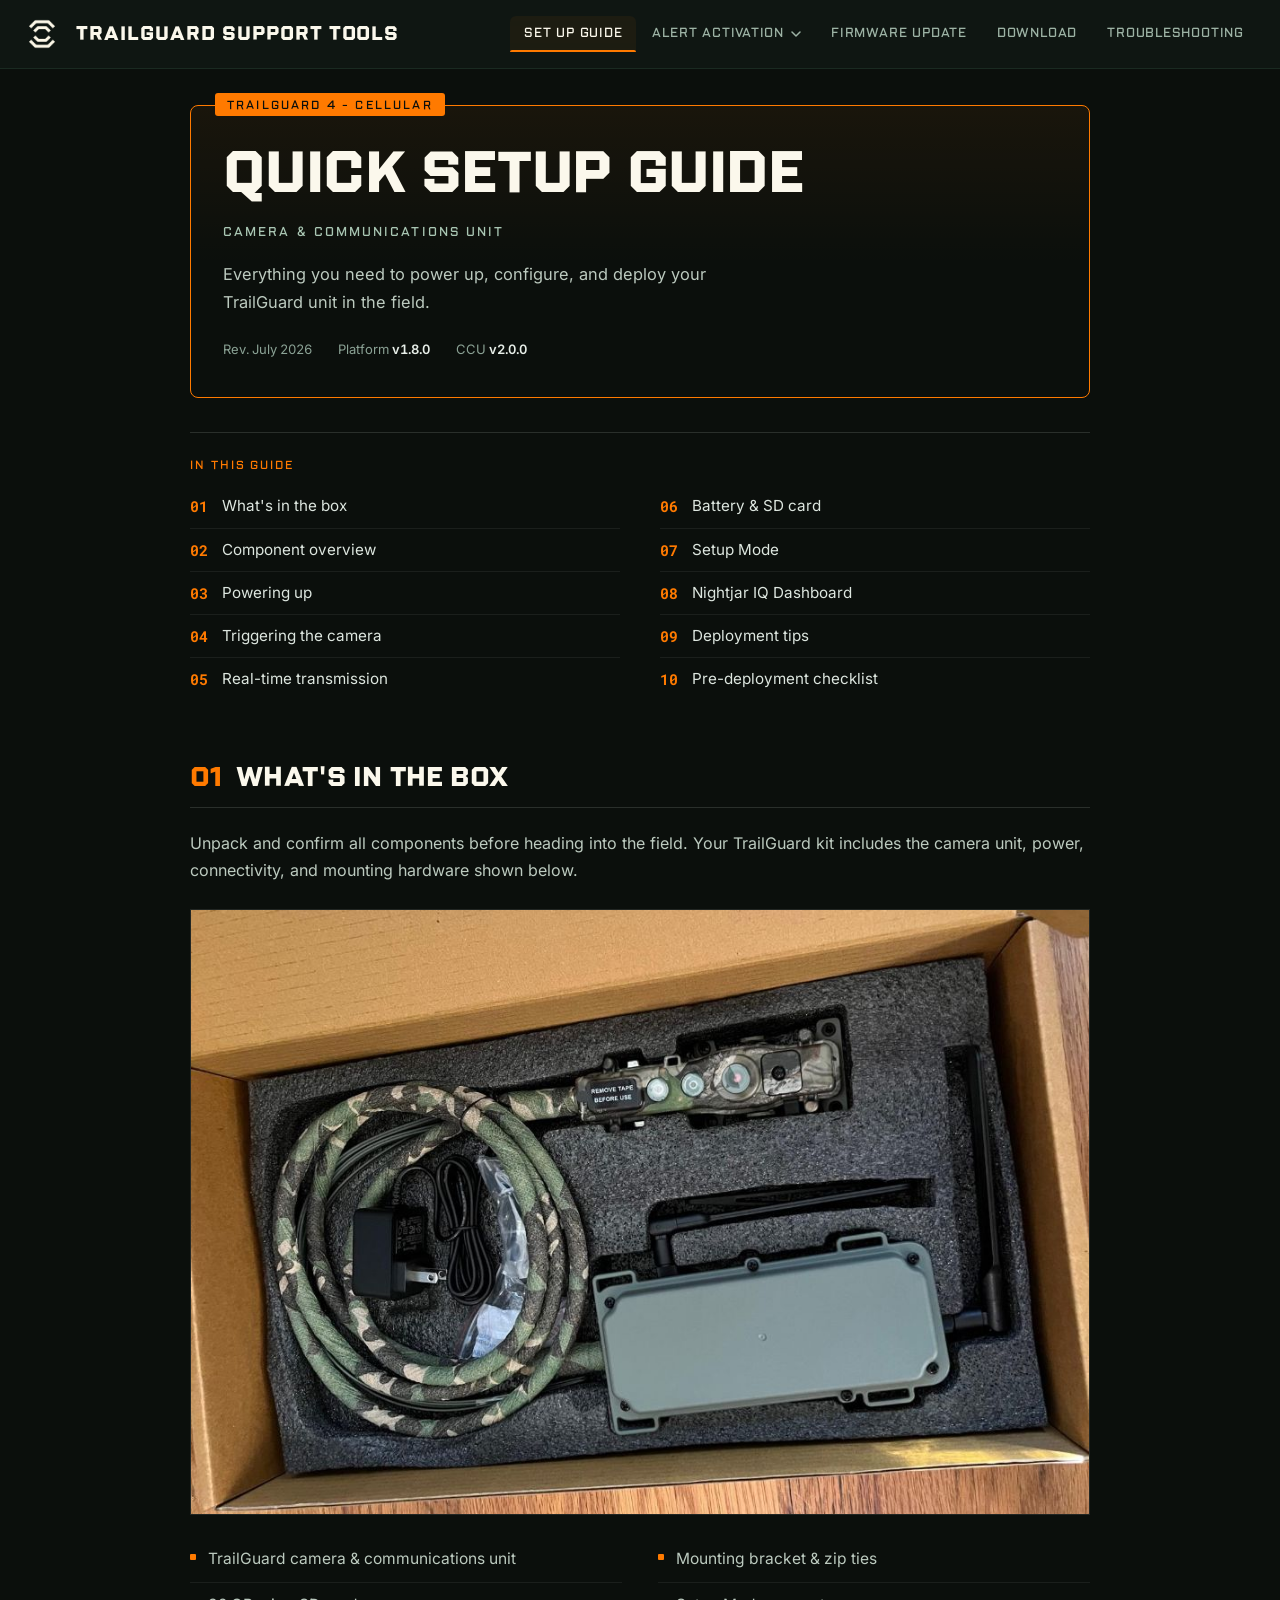
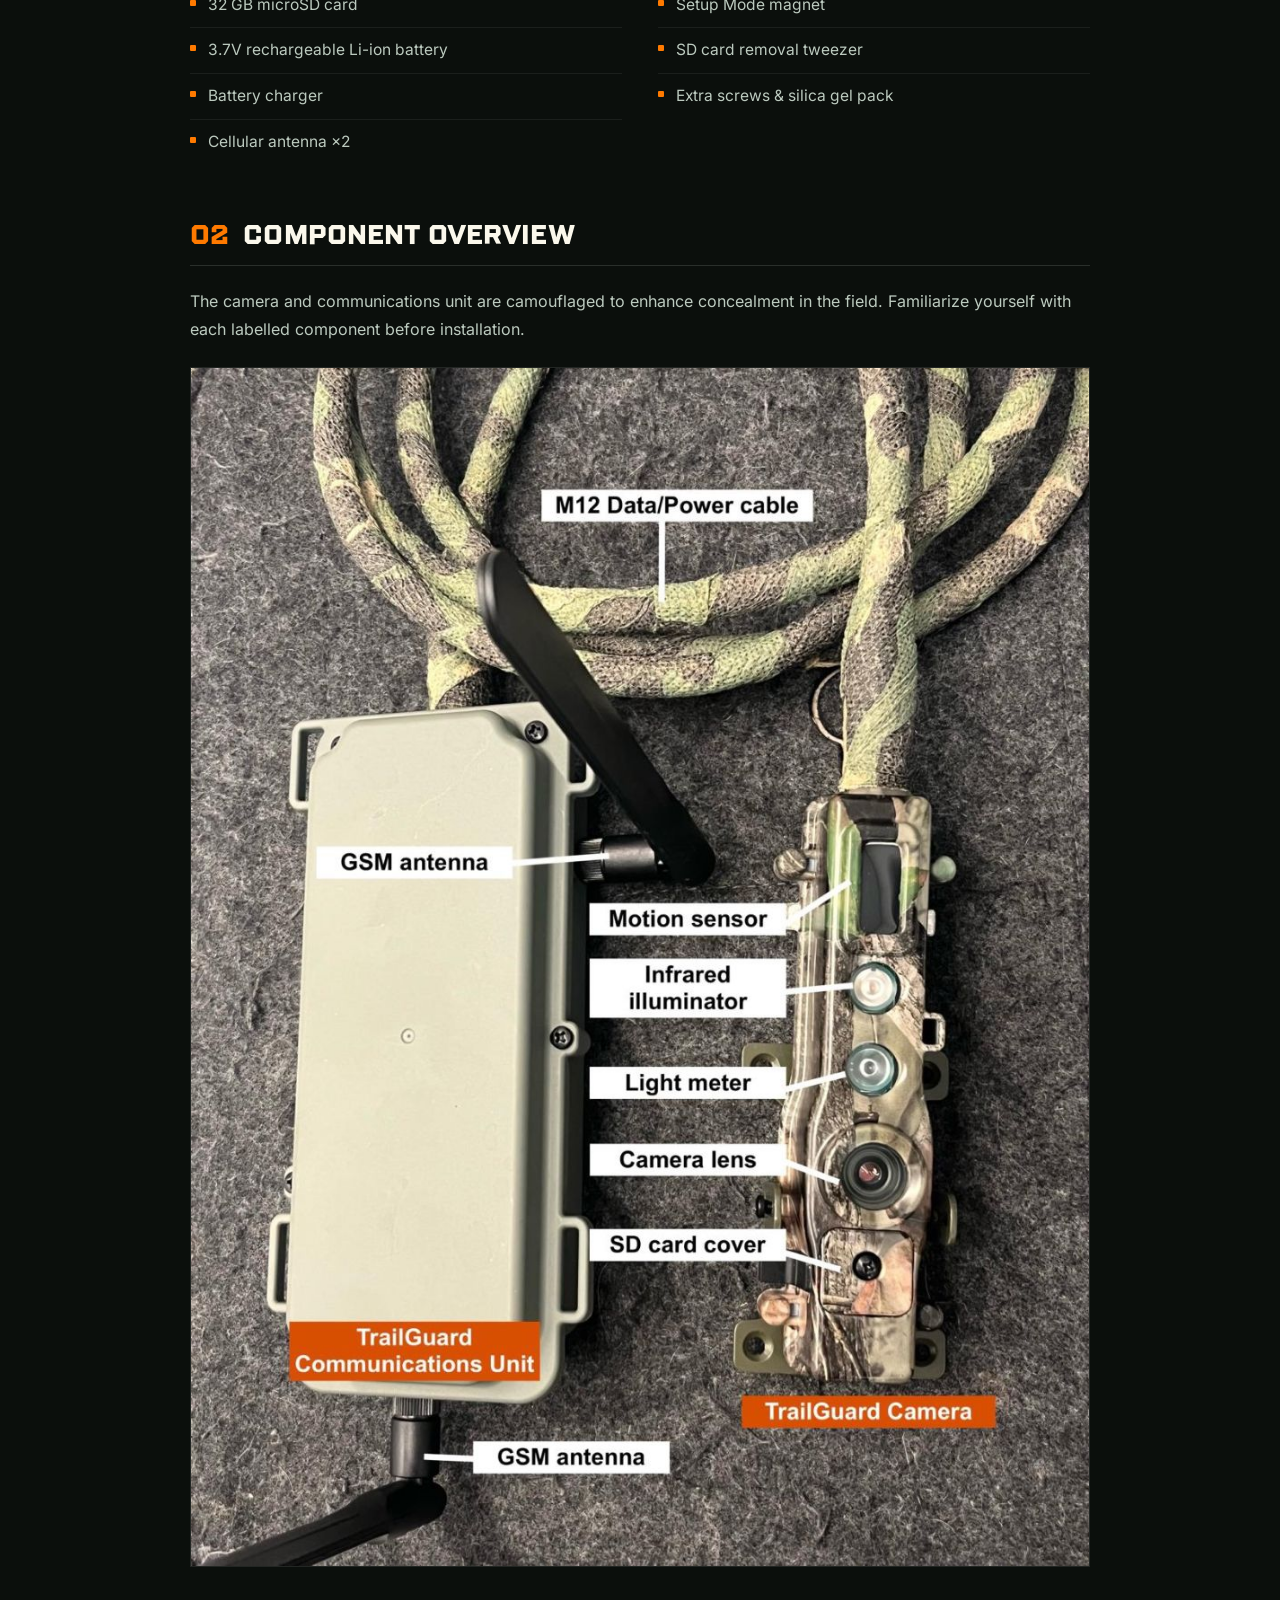
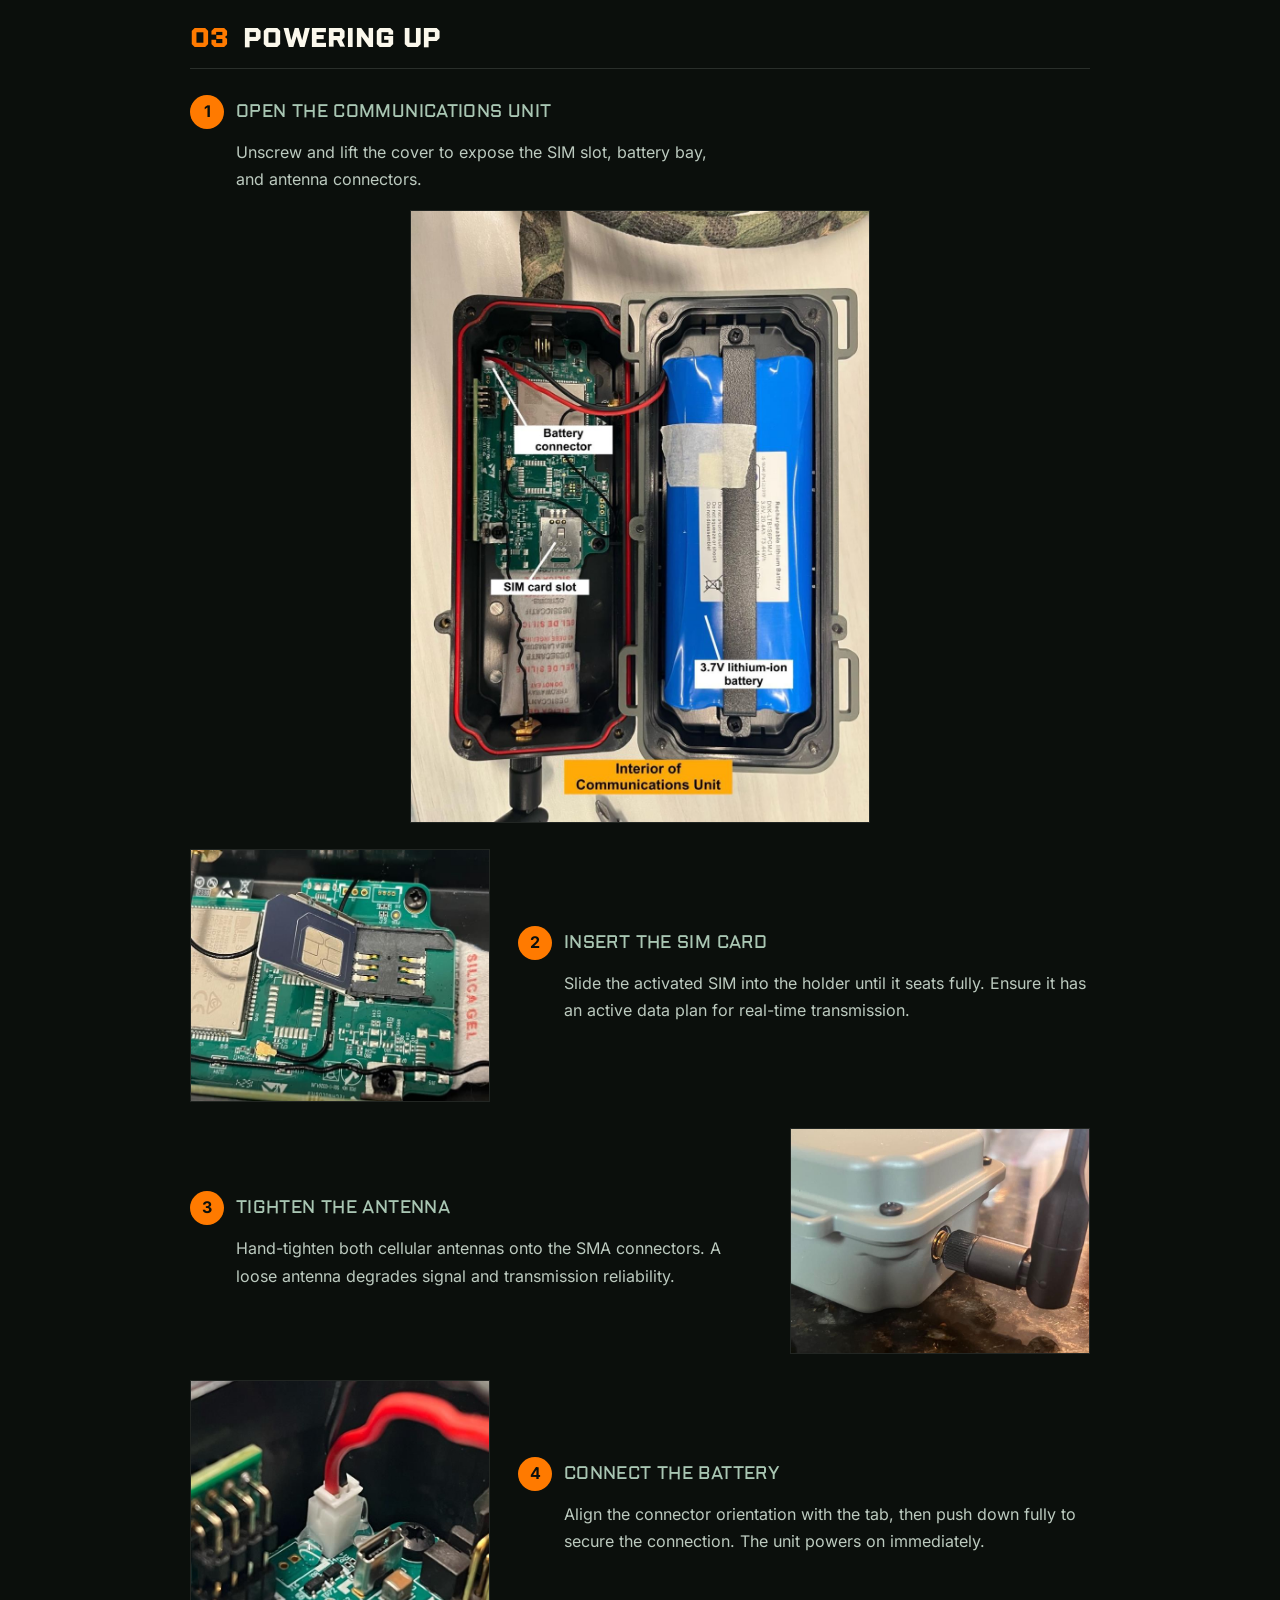
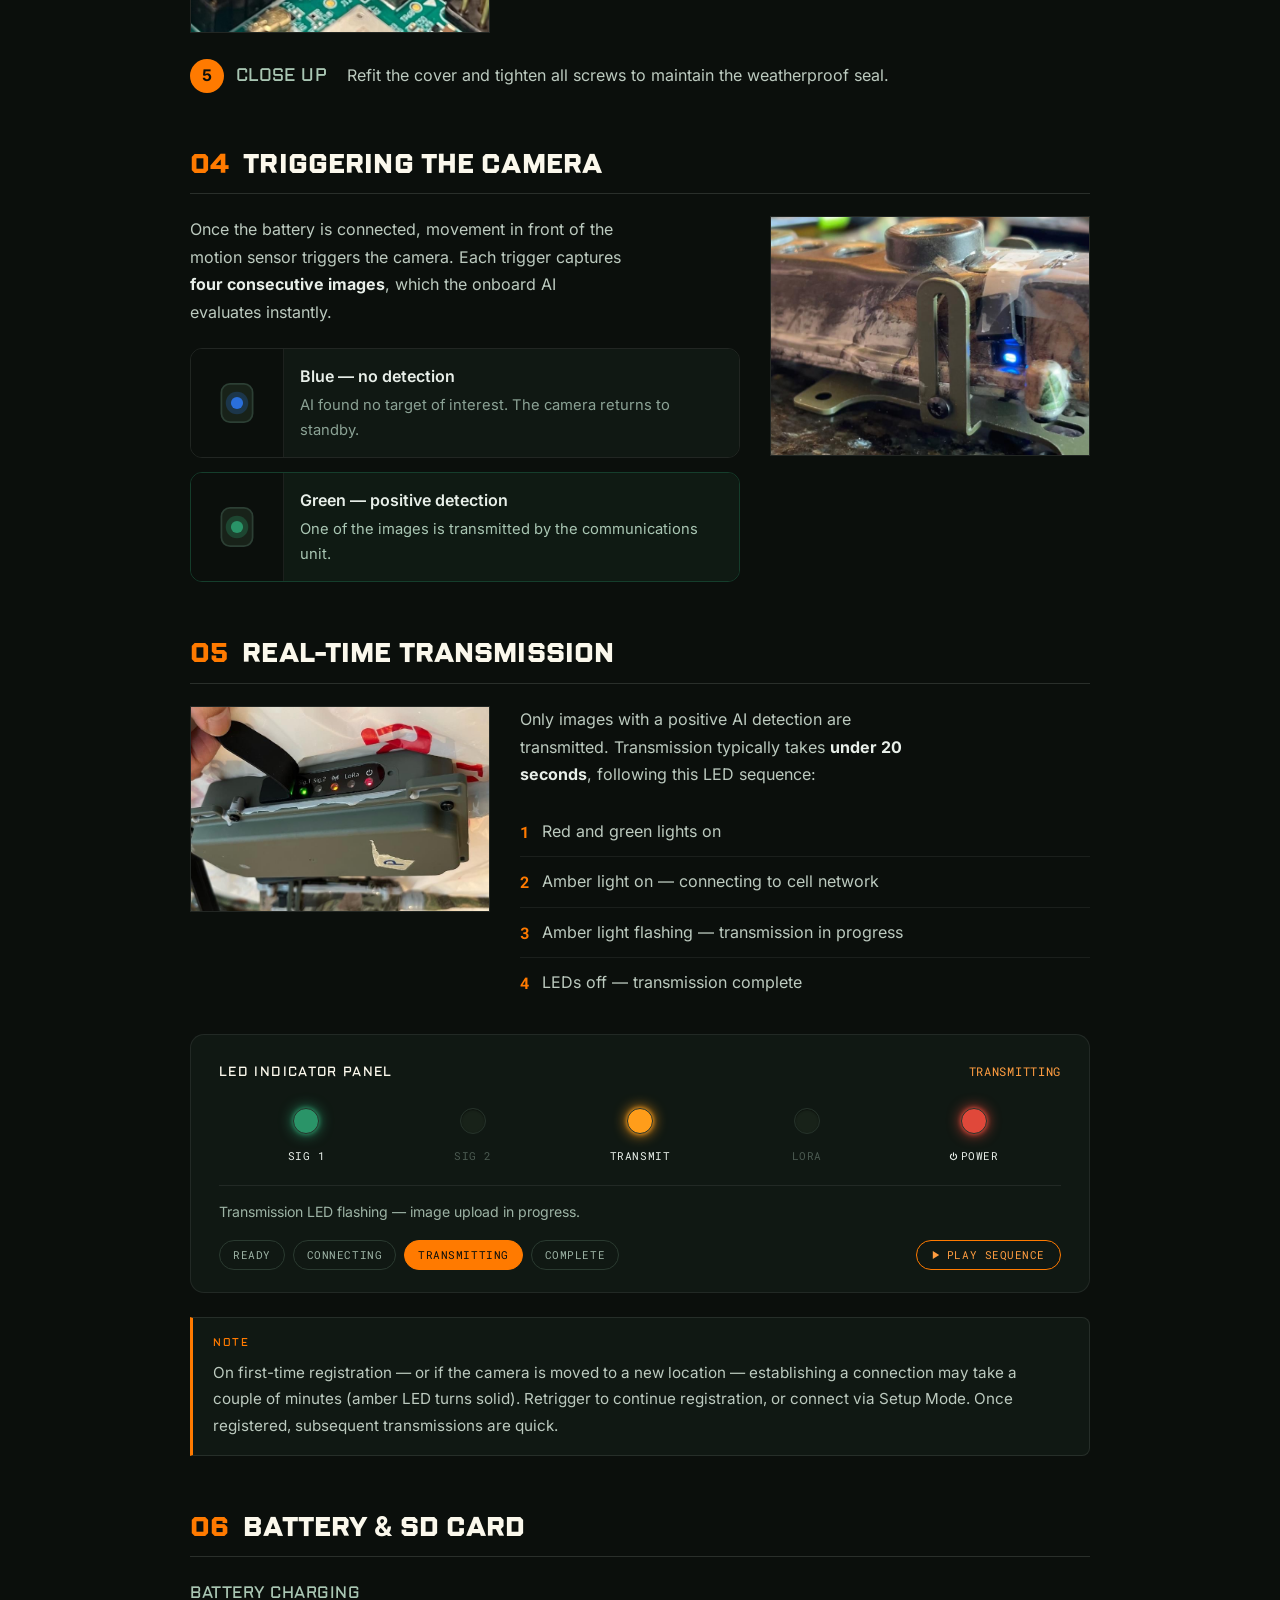
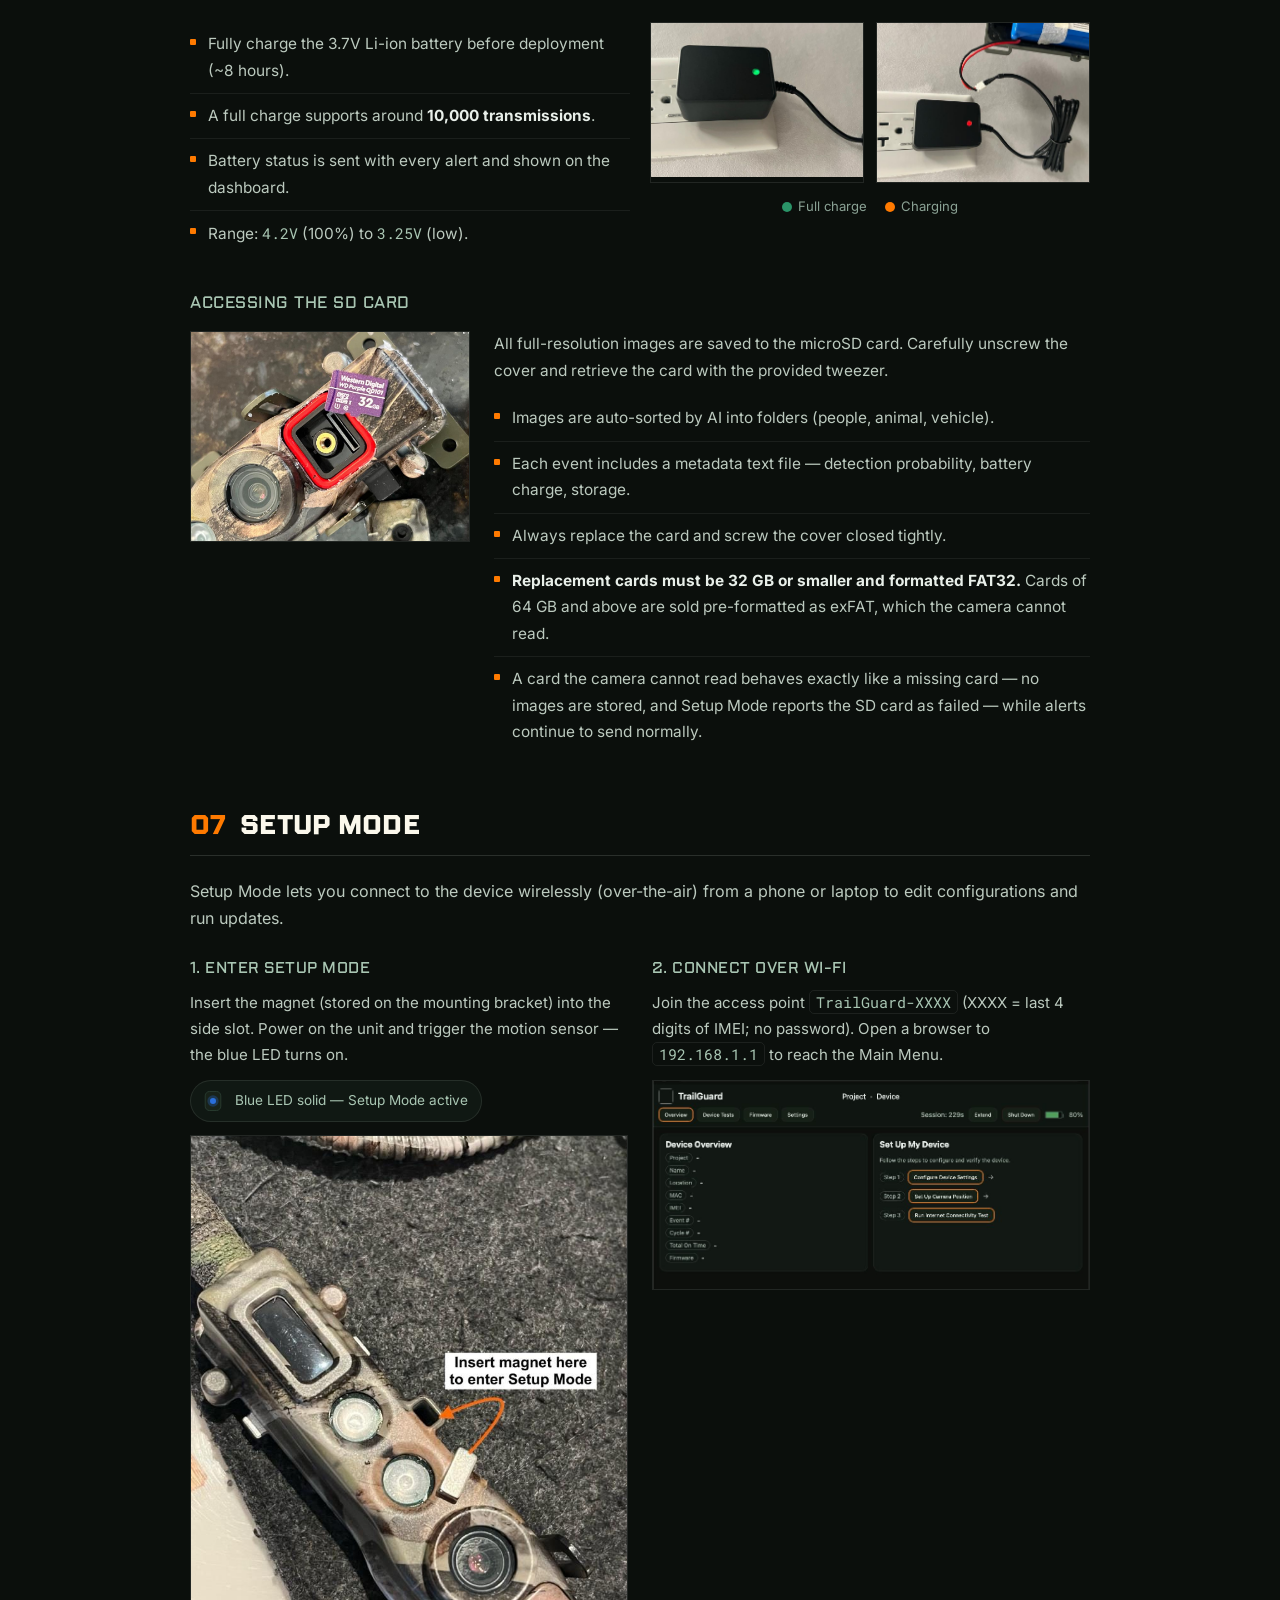
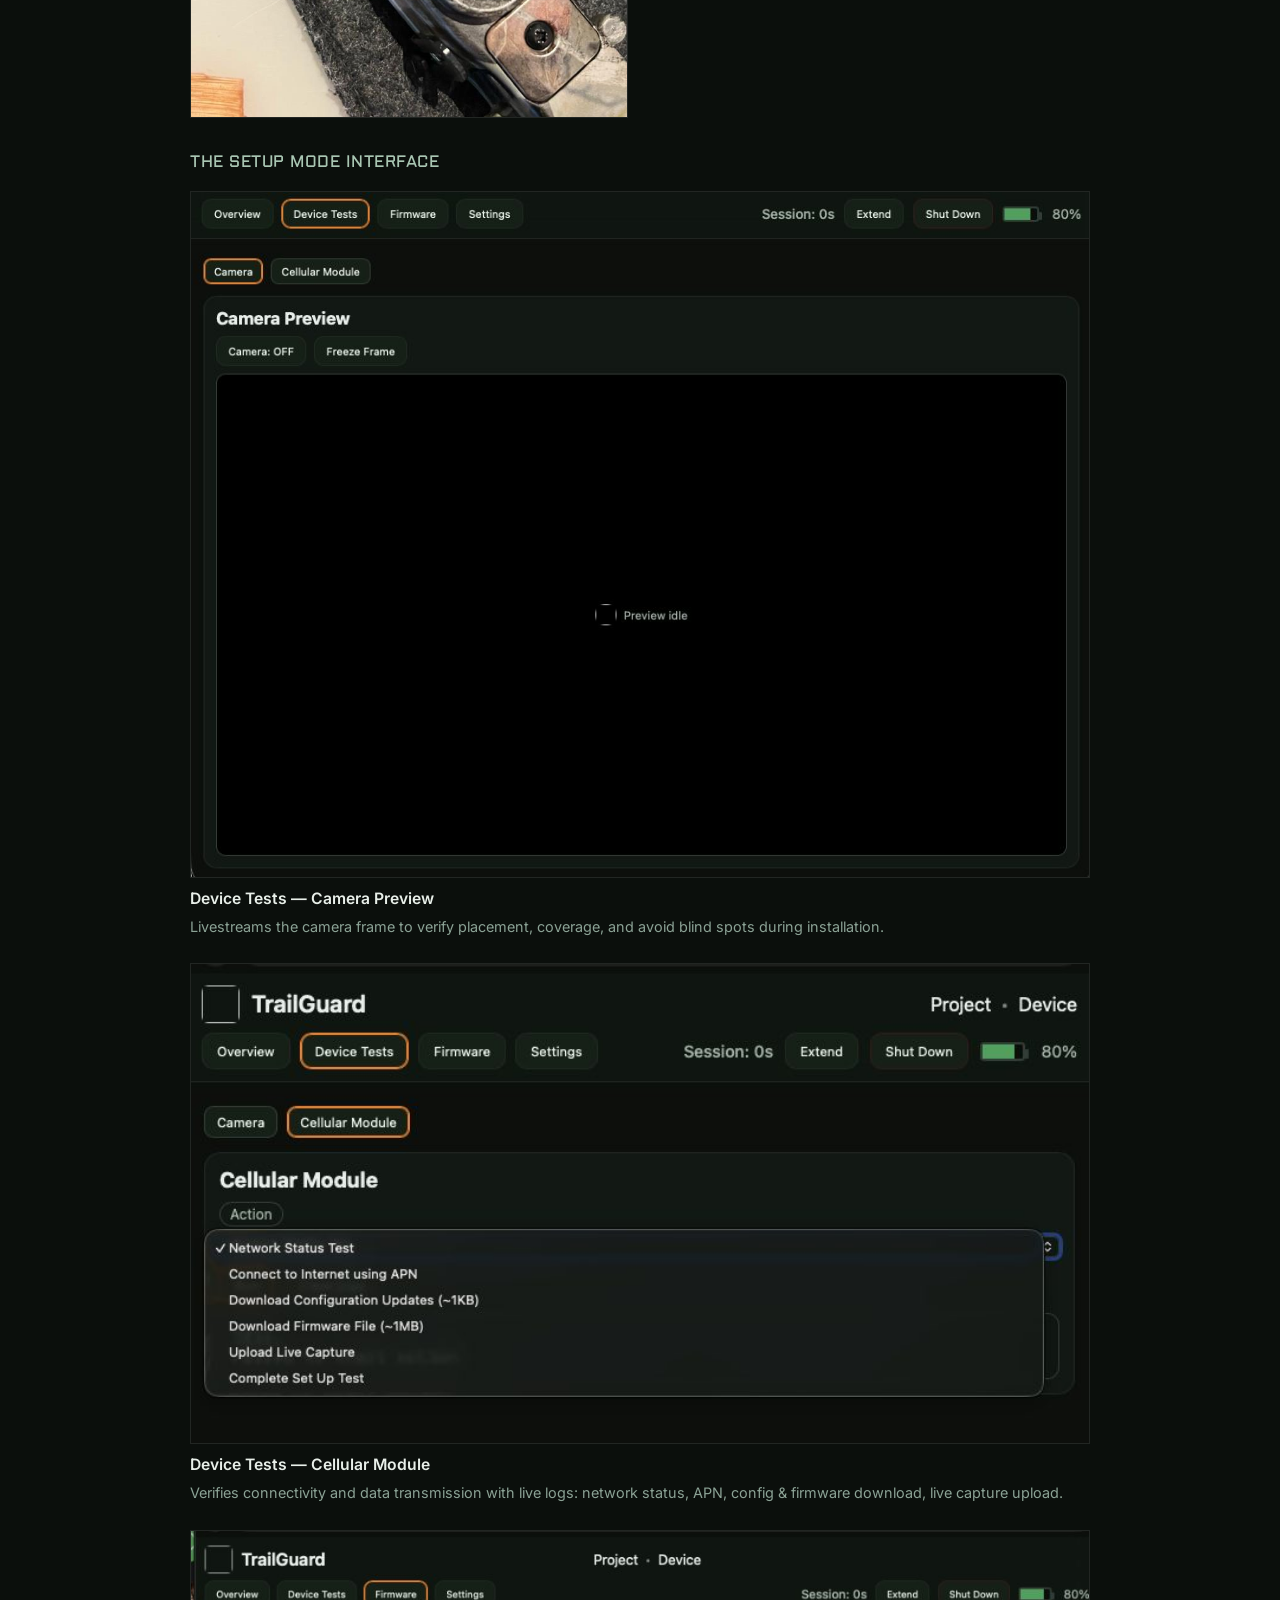
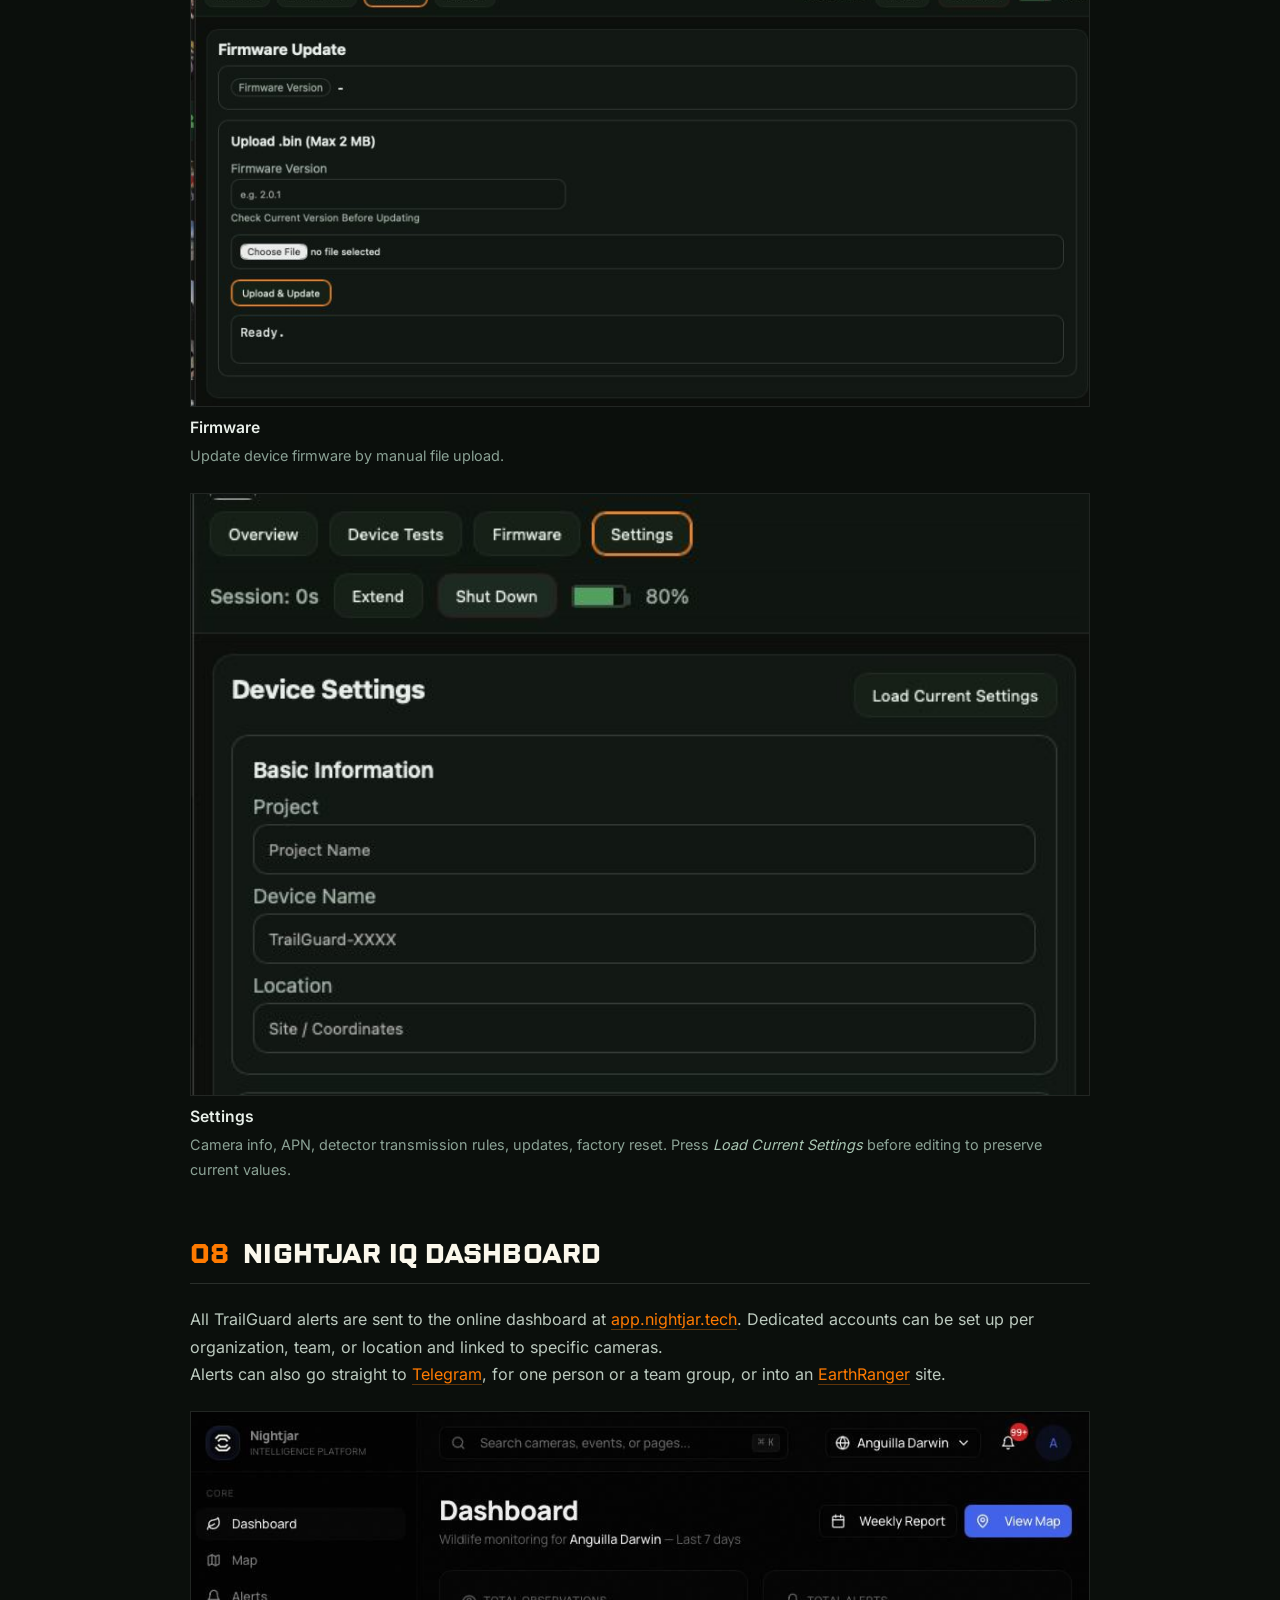
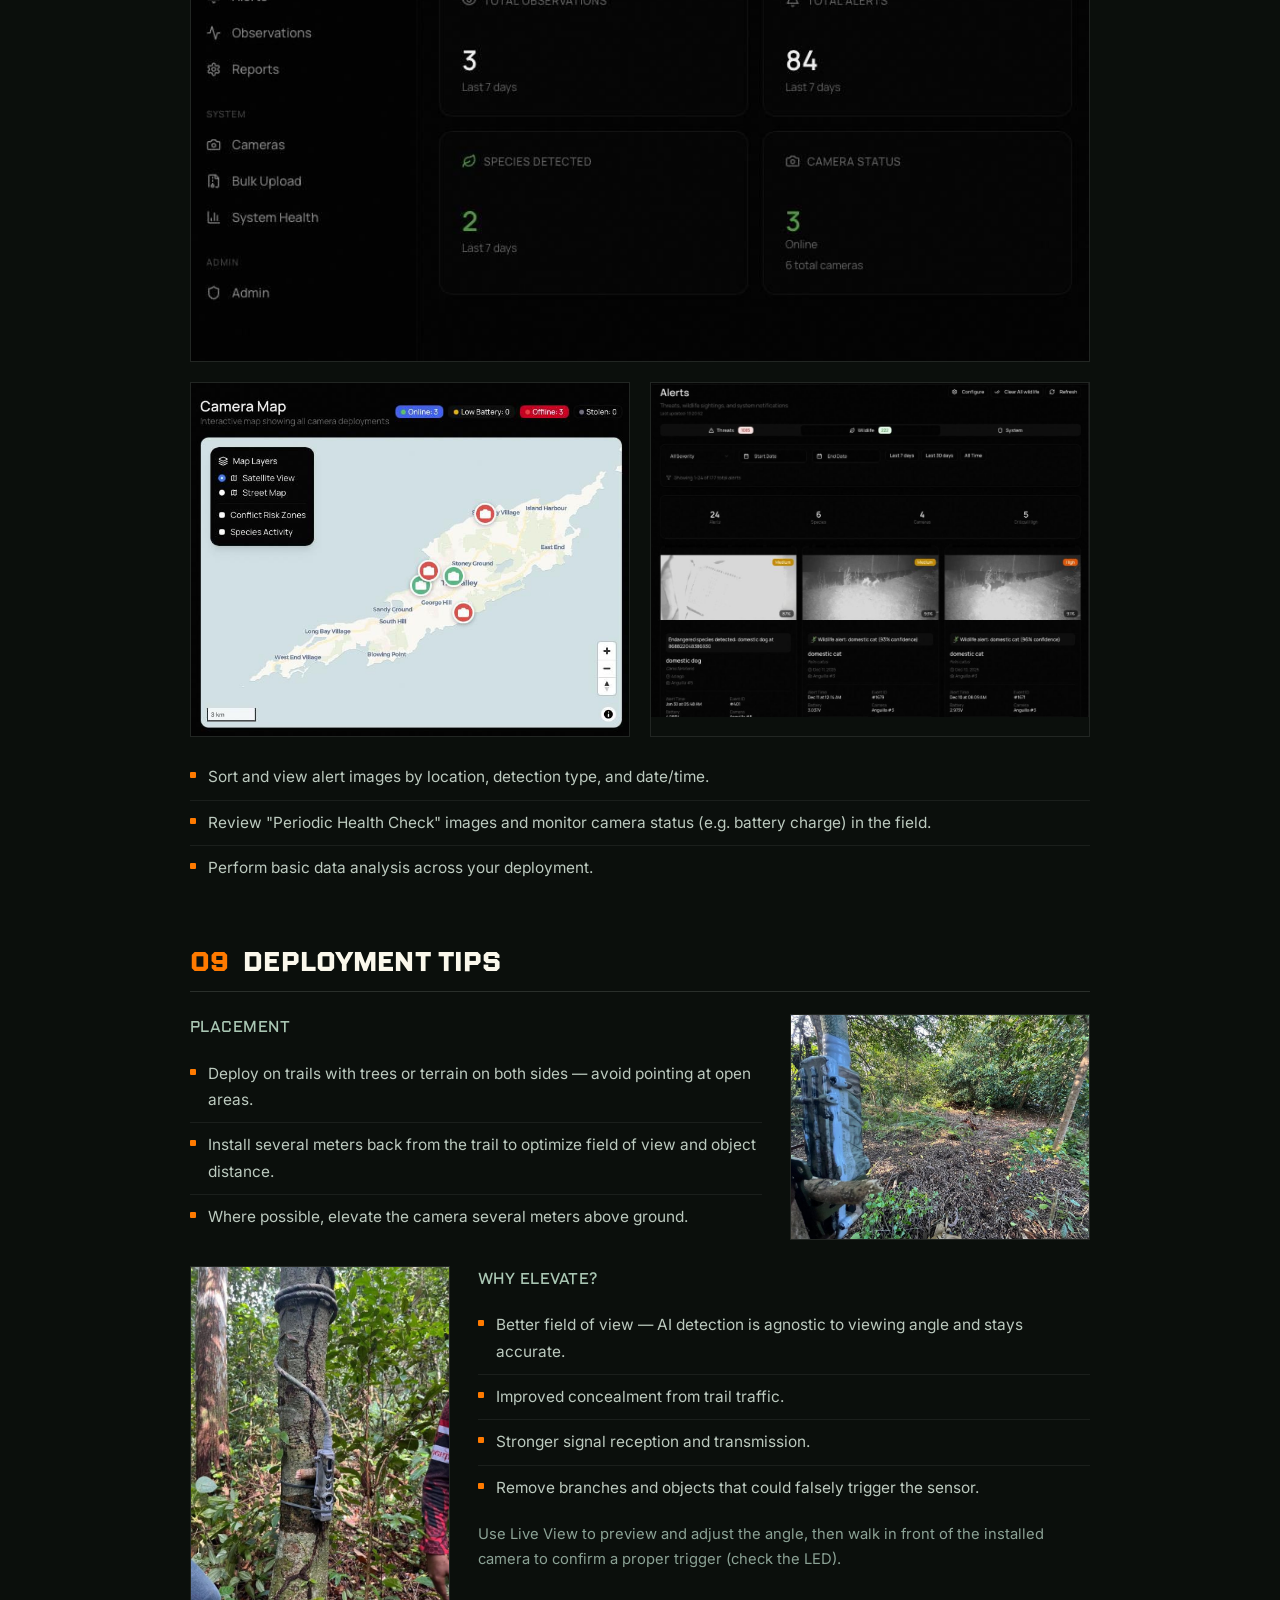
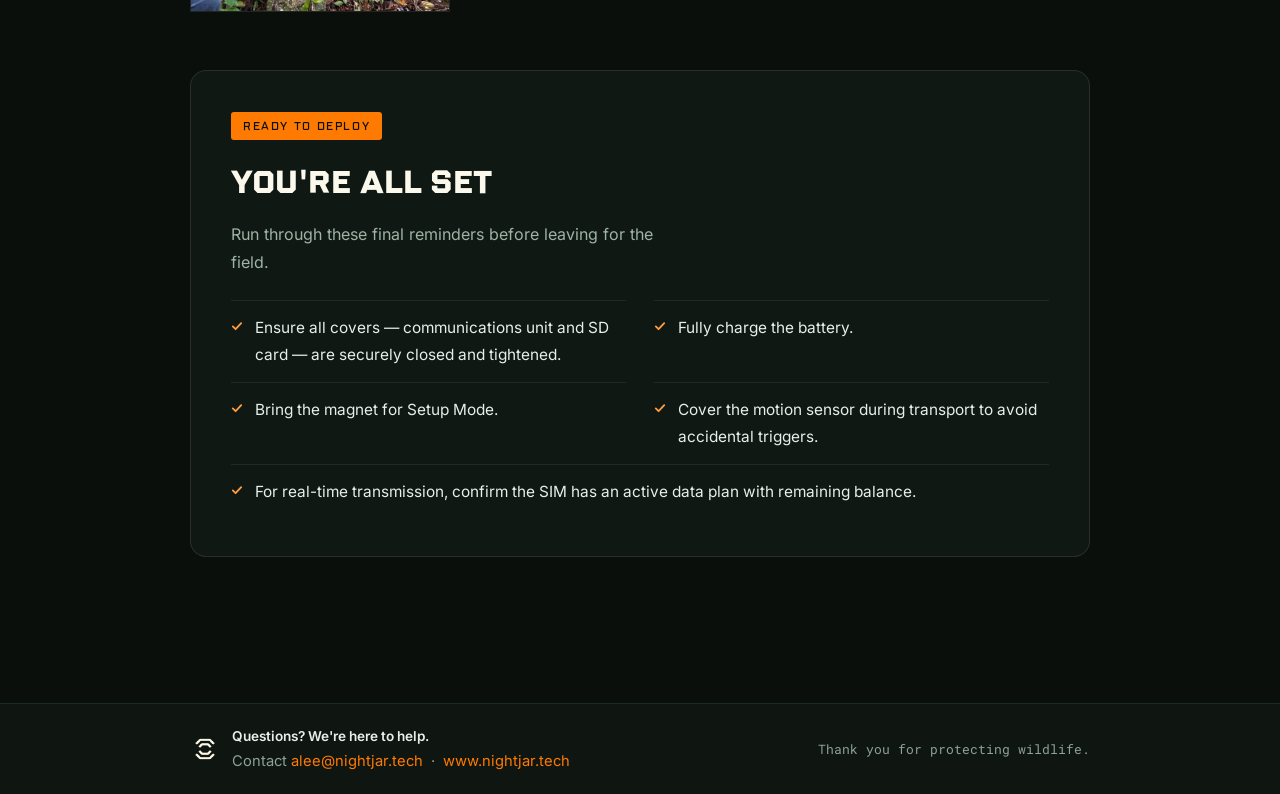
<file: docs/index.html>
<!DOCTYPE html>
<html lang="en">
<head>
  <meta charset="utf-8">
  <meta name="viewport" content="width=device-width, initial-scale=1">
  <title>TrailGuard Web Tools</title>
  <link rel="icon" type="image/png" href="assets/images/logo.png">
  <link rel="preload" href="assets/fonts/inter-latin-400-normal.woff2" as="font" type="font/woff2" crossorigin>
  <link rel="preload" href="assets/fonts/inter-latin-600-normal.woff2" as="font" type="font/woff2" crossorigin>
  <link rel="preload" href="assets/fonts/Shuttleblock-700.otf" as="font" type="font/otf" crossorigin>
  <link rel="stylesheet" href="assets/css/tg-design-system.css">
  <link rel="stylesheet" href="assets/css/styles.css">
  <link rel="stylesheet" href="assets/css/setupguide.css">
  <script type="module" src="assets/js/install-esptool.js"></script>
  <script defer src="assets/js/setupguide.js"></script>
  <script defer src="assets/js/main.js"></script>
  <script defer src="assets/js/troublshooting.js"></script>
</head>
<body>
  <header class="appbar">
    <a class="brand" href="#setup" data-panel="setup" aria-label="TrailGuard — return to Set Up Guide">
      <img class="brand-logo" src="assets/images/logo.png" alt="TrailGuard logo">
      <span class="brand-name">TrailGuard Support Tools</span>
    </a>
    <nav class="nav">
      <a class="nav-link active" href="#setup" data-panel="setup">Set Up Guide</a>
      <div class="nav-menu">
        <button class="nav-link nav-menu-toggle" type="button" aria-expanded="false" aria-controls="alert-activation-menu">
          Alert Activation
          <svg class="nav-chevron" viewBox="0 0 10 6" width="10" height="6" aria-hidden="true">
            <path d="M1 1l4 4 4-4" fill="none" stroke="currentColor" stroke-width="1.5" stroke-linecap="round" stroke-linejoin="round"></path>
          </svg>
        </button>
        <div class="nav-submenu" id="alert-activation-menu" hidden>
          <a class="nav-sub-link" href="#alerts" data-panel="alerts">Telegram</a>
          <a class="nav-sub-link" href="#earthranger" data-panel="earthranger">EarthRanger</a>
        </div>
      </div>
      <a class="nav-link" href="#install" data-panel="install">Firmware Update</a>
      <a class="nav-link" href="#download" data-panel="download">Download</a>
      <a class="nav-link" href="#troubleshooting" data-panel="troubleshooting">Troubleshooting</a>
    </nav>
  </header>

  <main class="wrap">
    <section class="panel" id="panel-setup">
      <p class="setup-loading">Loading setup guide…</p>
    </section>

    <section class="panel panel-hidden" id="panel-alerts">
      <p class="setup-loading">Loading Telegram alert setup…</p>
    </section>

    <section class="panel panel-hidden" id="panel-earthranger">
      <p class="setup-loading">Loading EarthRanger alert setup…</p>
    </section>

    <section class="hero panel panel-hidden" id="panel-install">
      <div class="hero-card primary">
        <div class="meta-row" id="firmware-meta">
          <div class="meta-item"><span class="pill">Model</span><span id="fw-model">TrailGuard 4B</span></div>
          <div class="meta-item"><span class="pill">Version</span><span id="fw-version">Loading…</span></div>
          <div class="meta-item"><span class="pill">Release Date</span><span id="fw-date">Loading…</span></div>
        </div>
        <div class="spacer"></div>
        <h1>Install the Latest TrailGuard Firmware</h1>
        <ol class="checklist ordered">
          <li>Connect the Communications Unit to your computer with a Micro-USB data cable. Insert the setup magnet into the slot next to the camera to activate Setup Mode. Both SIG.1 and SIG.2 LEDs should illuminate.</li>
          <li>Click "Install Firmware" and select the serial port (look for 'USB JTAG/serial...' or 'COM1'). Toggle "Factory Reset" to erase all data before installation.</li>
          <li>Open "Advanced Options" to install a specific firmware version, erase the device manually, reboot after installation, or view the logs console.</li>
          <li>Wait for the status bar to confirm completion before unplugging the device.</li>
        </ol>
        <div class="install-block">
          <p id="tg-status" class="status-bar waiting">Waiting to connect</p>
          <div class="install-main-row">
            <button id="tg-factory-reset" type="button" class="btn factory-no">Factory Reset: NO</button>
            <button id="tg-install" type="button" class="btn primary install-main-btn">Install TrailGuard v2.0.0 Firmware</button>
          </div>
          <details id="tg-console-details" class="flasher-console-wrap">
            <summary class="flasher-console-header">
              <span class="flasher-console-title"><span class="console-chevron"><svg viewBox="0 0 8 12" width="7" height="10" aria-hidden="true"><path d="M1.5 1l5 5-5 5" stroke="currentColor" stroke-width="1.8" stroke-linecap="round" stroke-linejoin="round" fill="none"></path></svg></span>Advanced Options</span>
            </summary>
            <div class="console-advanced-actions">
              <button id="tg-erase" type="button" class="btn">Erase Device Only</button>
              <button id="tg-reboot" type="button" class="btn">Reboot Device</button>
            </div>
            <div class="version-select-section">
              <span class="version-select-label">Install by Firmware Version:</span>
              <div class="version-select-row">
                <select id="tg-version-select" class="version-select">
                  <option value="firmware/manifest-v2.0.0.json">v2.0.0 (Latest)</option>
                  <option value="firmware/manifest-v2.1.0-beta.json">v2.1.0-beta (Beta, test units only)</option>
                  <option value="firmware/manifest-v2.1.0-beta-ANT.json">v2.1.0-beta-ANT</option>
                  <option value="firmware/manifest-v2.0.0-diagnostic.json">v2.0.0-diagnostic</option>
                  <option value="firmware/manifest-v1.8.7.json">v1.8.7</option>
                </select>
                <button id="tg-version-factory-reset" type="button" class="btn factory-no">Factory Reset: NO</button>
                <button id="tg-version-install" type="button" class="btn">Install</button>
              </div>
            </div>
            <hr class="console-divider">
            <div class="flasher-console-toolbar">
              <span class="flasher-console-toolbar-title">Logs Console</span>
              <span class="flasher-console-actions">
                <button id="tg-copy-log" type="button" class="btn-console" title="Copy logs to clipboard">Copy Logs</button>
                <button id="tg-clear-log" type="button" class="btn-console" title="Clear console">Clear</button>
              </span>
            </div>
            <pre id="tg-console" class="flasher-console" aria-live="polite"></pre>
          </details>
          <div class="note info">
            <p>Tips:</p>
            <ul class="note-list">
              <li>Please use <strong>Google Chrome</strong> or <strong>Microsoft Edge</strong> on a desktop computer for Web Serial compatibility.</li>
                <li>Keep this tab open and leave the device connected until installation completes.</li>
                <li>If the browser cannot find the device, check if the USB cable is a data cable, re-seat the USB cable and confirm the camera remains in Setup Mode.</li>
                <li>Close other serial consoles before connecting.</li>
                <li>Approve any Web Serial permission prompts in Chrome/Edge; the tool requires serial access to flash.</li>
              </ul>
          </div>
        </div>
      </div>
    </section>

    <section class="card panel panel-hidden" id="panel-download">
      <h2>Previous Firmware Versions</h2>
      <p>Download app-only binaries for TrailGuard portal updates, or install directly from the web browser. These packages flash only the application to preserve device settings and statistics. Please note that a complete installation (using the "Install The Latest TrailGuard Firmware" instructions above) is required for updates from versions 1.x or earlier.</p>
      <ul class="download-list">
        <li>
          <div class="version-header">
            <div class="title-row">
              <strong>TrailGuard 4B v2.0.0</strong>
              <span class="tag tag-latest">Latest</span>
            </div>
            <small>Released 2025-11-18</small>
          </div>
          <div class="version-actions">
            <a class="btn" href="firmware/TrailGuard_CCU_2.0.0.bin" download>Download v2.0.0</a>
          </div>
          <div class="version-notes">
            <p>Release Notes:</p>
            <p>• Improved Setup Mode Portal UI with camera preview window, network status tests and user settings.</p>
            <p>• Improved image transmission stability and error handling.</p>
            <p>• Automatic over-the-air (OTA) firmware updates via cellular network connectivity supported.</p>
            <p>• Configuration changes via cellular network connectivity supported.</p>
            <p>• Object classes filtering (human, vehicle) on the edge supported.</p>
          </div>
        </li>
        <li>
          <div class="version-header">
            <div class="title-row">
              <strong>TrailGuard 4B v2.1.0-beta</strong>
              <span class="tag">Beta</span>
            </div>
            <small>Released 2026-11-11. For test units only.</small>
          </div>
          <div class="version-actions">
            <a class="btn" href="firmware/2.1.0-beta/TrailGuard_CCU_2.1.0-beta.bin" download>Download v2.1.0-beta</a>
          </div>
        </li>
        <li>
          <div class="version-header">
            <div class="title-row">
              <strong>TrailGuard 4B v2.1.0-beta-ANT</strong>
              <span class="tag">Beta</span>
            </div>
            <small>Released 2026-11-25. For test units only.</small>
          </div>
          <div class="version-actions">
            <a class="btn" href="firmware/2.1.0-beta-ANT/TrailGuard_CCU_2.1.0-beta-ANT.bin" download>Download v2.1.0-beta-ANT</a>
          </div>
        </li>
        <li>
          <div class="version-header">
            <div class="title-row">
              <strong>TrailGuard 4B v2.0.0-diagnostic</strong>
            </div>
            <small>Released 2025-11-18</small>
          </div>
          <div class="version-actions">
            <a class="btn" href="firmware/TrailGuard_CCU_2.0.0-diagnostic.bin" download>Download v2.0.0-diagnostic</a>
          </div>
          <div class="version-notes">
            <p>Release Notes:</p>
            <p>• Same features as v2.0.0, but with additional LED indicator patterns for troubleshooting.</p>
            <p>• Verbose logging enabled for diagnosing issues with serial monitor via Micro-USB.</p>
          </div>
        </li>
        <li>
          <div class="version-header">
            <strong>TrailGuard 4B v1.8.7</strong>
            <small>Legacy firmware for rollback</small>
          </div>
          <div class="version-actions">
            <a class="btn" href="firmware/TrailGuard_CCU_1.8.7.bin" download>Download v1.8.7</a>
          </div>
          <div class="version-notes">
            <p>Release Notes:</p>
            <p>• Stable firmware for secure transmission of images to the cloud server.</p>
            <p>• Setup mode portal with camera preview and over-the-air (OTA) firmware updates.</p>
            <p>• Efficient image transmission with alerts within 60 seconds of event detection.</p>
          </div>
        </li>
      </ul>
    </section>

    <section class="panel panel-hidden troubleshooting-panel" id="panel-troubleshooting">
      <section class="card" id="startScreen">
        <h2>TrailGuard Troubleshooting Tool</h2>
        <p class="muted">
          This tool will guide you through the steps to diagnose the issue by observing the camera and communication unit light behavior.
          <br><br>Before you begin:<br>
        </p>
        <ul class="checklist troubleshooting-checklist">
          <li>Confirm the power cable is connected and the SIM card is properly seated.</li>
          <li>Check that both antennas are securely attached to the Communications Unit.</li>
          <li>Ensure the motion sensor is covered and all indicator lights are off.</li>
          <li>If you are testing normal operation, keep the magnet out of the slot.</li>
        </ul>
        <div class="row">
          <button class="btn primary" id="startTestBtn" type="button">Start Test</button>
        </div>
      </section>

      <section class="card hidden" id="testScreen">
        <div class="question-wrap">
          <h2 id="questionTitle"></h2>
          <p class="muted" id="questionHint"></p>
          <div class="option-grid" id="optionGrid"></div>
        </div>
        <div class="row">
          <button class="btn" id="backBtn" type="button">Back</button>
          <button class="btn" id="restartBtn" type="button">Restart Diagnosis</button>
        </div>
      </section>

      <section class="card hidden" id="resultScreen">
        <p class="eyebrow">Analysis</p>
        <h2 id="resultTitle"></h2>
        <div class="result-block">
          <h3>What you observed</h3>
          <p id="resultObserved"></p>
        </div>
        <div class="result-block">
          <h3>What it likely means</h3>
          <p id="resultMeaning"></p>
        </div>
        <div class="result-block">
          <h3>What to do next</h3>
          <ul id="resultActions"></ul>
        </div>
        <p class="footnote result-support-note" id="supportNote"></p>
        <div class="row">
          <button class="btn" id="resultBackBtn" type="button">Back</button>
          <button class="btn" id="resultRestartBtn" type="button">Restart Diagnosis</button>
          <button class="btn secondary" id="contactBtn" type="button">Contact Support</button>
        </div>
        <div class="support-form-wrap hidden" id="supportFormWrap">
          <h3>Support Request</h3>
          <p class="muted">Fill in your contact information below. Your issue will be attached to the support request and will be reviewed by our support team.</p>
          <form id="supportForm" class="support-form" action="https://api.web3forms.com/submit" method="POST">
            <input type="hidden" name="access_key" value="682e6cf7-4f84-4c73-95bb-6f616084d3de">
            <input type="hidden" name="subject" value=" New Troubleshooting Support Ticket">
            <input type="hidden" name="from_name" value="TrailGuard Support">

            <label for="clientName">Name</label>
            <input id="clientName" name="name" type="text" required>

            <label for="clientOrganization">Organization</label>
            <input id="clientOrganization" name="organization" type="text" required>

            <label for="clientEmail">Contact Email</label>
            <input id="clientEmail" name="email" type="email" required>

            <label for="issueTitle">Issue</label>
            <textarea id="issueTitle" name="issue" rows="2" readonly></textarea>

            <label for="issueObservation">Observation</label>
            <textarea id="issueObservation" name="observation" rows="3" readonly></textarea>

            <label for="additionalInfo">Additional Information</label>
            <textarea id="additionalInfo" name="additional_information" rows="4" placeholder="Add any additional information that can help support your issue."></textarea>

            <div class="row">
              <button class="btn secondary" id="submitSupportBtn" type="submit">Submit Form</button>
              <button class="btn" id="cancelSupportBtn" type="button">Cancel</button>
            </div>
          </form>
          <p class="footnote" id="supportFormStatus"></p>
        </div>
      </section>
    </section>

  </main>

  <footer class="footer">
    <div class="footer-variant footer-tools" data-footer="tools">
      <span>TrailGuard Web Tools</span>
      <span><a href="https://github.com/espressif/esptool-js">Powered by esptool-js</a></span>
    </div>
    <div class="footer-variant footer-guide" data-footer="guide" hidden>
      <div class="footer-guide-brand">
        <img src="assets/images/setupguide/01-trailguard.png" alt="TrailGuard" width="30" height="30">
        <div>
          <div class="footer-guide-title">Questions? We're here to help.</div>
          <div class="footer-guide-contact">Contact <a href="mailto:alee@nightjar.tech">alee@nightjar.tech</a> &nbsp;·&nbsp; <a href="https://www.nightjar.tech">www.nightjar.tech</a></div>
        </div>
      </div>
      <div class="footer-guide-note">Thank you for protecting wildlife.</div>
    </div>
  </footer>
</body>
</html>
</file>
<file: docs/assets/css/tg-design-system.css>
/* TrailGuard Design System — shared tokens + self-hosted fonts.
   Extracted from the setup guide (whose palette was itself lifted from the
   firmware installer). Load this before styles.css / setupguide.css. */

/* --- Self-hosted fonts.
   All platforms render identical type: Inter stands in for SF Pro (Apple's
   license restricts SF Pro to Apple platforms), Roboto Mono for SF Mono,
   Shuttleblock is the TrailGuard brand display face. --- */
@font-face {
  font-family: "Inter";
  src: url("../fonts/inter-latin-400-normal.woff2") format("woff2");
  font-weight: 400;
  font-style: normal;
  font-display: swap;
}
@font-face {
  font-family: "Inter";
  src: url("../fonts/inter-latin-500-normal.woff2") format("woff2");
  font-weight: 500;
  font-style: normal;
  font-display: swap;
}
@font-face {
  font-family: "Inter";
  src: url("../fonts/inter-latin-600-normal.woff2") format("woff2");
  font-weight: 600;
  font-style: normal;
  font-display: swap;
}
@font-face {
  font-family: "Inter";
  src: url("../fonts/inter-latin-700-normal.woff2") format("woff2");
  font-weight: 700;
  font-style: normal;
  font-display: swap;
}
@font-face {
  font-family: "Roboto Mono";
  src: url("../fonts/roboto-mono-latin-400-normal.woff2") format("woff2");
  font-weight: 400;
  font-style: normal;
  font-display: swap;
}
@font-face {
  font-family: "Roboto Mono";
  src: url("../fonts/roboto-mono-latin-700-normal.woff2") format("woff2");
  font-weight: 700;
  font-style: normal;
  font-display: swap;
}
@font-face {
  font-family: "Shuttleblock";
  src: url("../fonts/Shuttleblock-500.otf") format("opentype");
  font-weight: 500;
  font-style: normal;
  font-display: swap;
}
@font-face {
  font-family: "Shuttleblock";
  src: url("../fonts/Shuttleblock-700.otf") format("opentype");
  font-weight: 700;
  font-style: normal;
  font-display: swap;
}

/* TrailGuard color system
   Dark forest-green surfaces, warm orange signal accent, conservation green. */
:root {
  /* --- Brand base palette --- */
  --tg-ink-950: #0b0f0c; /* deepest background */
  --tg-ink-900: #101813; /* primary surface */
  --tg-ink-850: #111d16; /* raised surface */
  --tg-ink-800: #16241c; /* highest surface */
  --tg-ink-700: #1a2a21; /* hairline border */
  --tg-ink-600: #2c3f34; /* focus ring / strong border */

  --tg-paper: #f7f5ee;   /* warm off-white (document/print) */
  --tg-paper-2: #efece1; /* secondary paper */
  --tg-cream: #fbf8ec;   /* logo cream */

  --tg-text-100: #e8efe9; /* primary text on dark */
  --tg-text-300: #9db3a5; /* muted text on dark */
  --tg-text-900: #14201a; /* primary text on paper */
  --tg-text-600: #51695c; /* muted text on paper */

  /* Signal accent — orange */
  --tg-orange-500: #ff7a00;
  --tg-orange-600: #e06b00;
  --tg-orange-100: #ffe7cc;

  /* Conservation green */
  --tg-green-600: #1f7a53;
  --tg-green-500: #2a9468;
  --tg-green-100: #d3ece0;

  /* Status */
  --tg-warn: #f59e0b;
  --tg-warn-100: #fcd34d;
  --tg-danger: #e0563b;
  --tg-info: #8fe0b7;
}

/* TrailGuard typography
   Self-hosted webfonts first so every OS/browser renders the same faces;
   system stacks remain as fallback while fonts load. Mono is used for
   versions, serials, firmware strings and log output. */
:root {
  --font-sans: "Inter", system-ui, -apple-system, "Segoe UI", Roboto, sans-serif;
  --font-mono: "Roboto Mono", ui-monospace, "SFMono-Regular", Menlo, Monaco,
    Consolas, "Liberation Mono", "Courier New", monospace;
  --font-display: "Shuttleblock", "Inter", system-ui, sans-serif;

  /* Type scale (1.25 major-third-ish, tuned) */
  --text-xs: 0.75rem;   /* 12px — captions, tags */
  --text-sm: 0.85rem;   /* ~13.6px — secondary */
  --text-base: 1rem;    /* 16px — body */
  --text-md: 1.15rem;   /* ~18px — lead */
  --text-lg: 1.3rem;    /* ~21px — card titles */
  --text-xl: 1.7rem;    /* ~27px — section heads */
  --text-2xl: 2.2rem;   /* ~35px — page titles */
  --text-3xl: 3rem;     /* 48px — display */

  /* Weights */
  --weight-regular: 400;
  --weight-medium: 500;
  --weight-semibold: 600;
  --weight-bold: 700;

  /* Line heights */
  --leading-tight: 1.2;
  --leading-snug: 1.45;
  --leading-normal: 1.6;
  --leading-relaxed: 1.75;

  /* Letter spacing */
  --tracking-eyebrow: 0.05em; /* uppercase eyebrows */
  --tracking-tag: 0.04em;
  --tracking-tight: -0.01em;
}

/* TrailGuard spacing, radii, shadows */
:root {
  /* Spacing scale */
  --space-1: 4px;
  --space-2: 8px;
  --space-3: 12px;
  --space-4: 16px;
  --space-5: 20px;
  --space-6: 24px;
  --space-8: 32px;
  --space-10: 40px;
  --space-12: 48px;
  --space-16: 64px;

  /* Radii */
  --radius-sm: 8px;
  --radius-md: 12px;
  --radius-lg: 16px;
  --radius-xl: 18px;
  --radius-pill: 999px;

  /* Shadows — dark UI relies on borders + faint elevation */
  --shadow-sm: 0 1px 2px rgba(0, 0, 0, 0.4);
  --shadow-md: 0 6px 20px rgba(0, 0, 0, 0.35);
  --shadow-doc: 0 12px 40px rgba(20, 32, 26, 0.12);

  /* Accent inset glow (primary-button treatment) */
  --inset-accent: inset 0 0 0 1px var(--tg-orange-500);

  /* Transitions */
  --ease: 0.18s ease;
  --ease-fast: 0.08s ease;
}

/* --- Cross-platform normalization --- */

/* Form controls do not inherit fonts by default (each OS substitutes its own
   UI font); force the page fonts everywhere. */
button, input, select, textarea {
  font-family: inherit;
}

/* Hide <details> markers in all engines (Chrome/Safari use the pseudo,
   Firefox uses list-style / ::marker). */
summary::marker {
  content: "";
}
summary::-webkit-details-marker {
  display: none;
}

/* Neutralize Chrome's autofill yellow/blue flash on dark inputs. */
input:-webkit-autofill,
textarea:-webkit-autofill {
  -webkit-box-shadow: 0 0 0 100px var(--tg-ink-850) inset;
  -webkit-text-fill-color: var(--tg-text-100);
  caret-color: var(--tg-text-100);
}

/* Consistent scrollbars (macOS overlay vs Windows gutter). */
html {
  scrollbar-color: #2c3f34 transparent; /* Firefox */
  scrollbar-width: thin;
}
::-webkit-scrollbar {
  width: 12px;
  height: 12px;
}
::-webkit-scrollbar-track {
  background: transparent;
}
::-webkit-scrollbar-thumb {
  background: #22312a;
  border-radius: 8px;
  border: 3px solid #0b0f0c;
}
::-webkit-scrollbar-thumb:hover {
  background: #2c3f34;
}
</file>
<file: docs/assets/css/styles.css>
.spacer {
  height: 10px;
}
:root {
  --bg: #0b0f0c;
  --surface: #101813;
  --surface-2: #111d16;
  --surface-3: #16241c;
  --text: #e8efe9;
  --muted: #9db3a5;
  --accent: #ff7a00;
  --accent-2: #1f7a53;
  --warn: #f59e0b;
  --border: #1a2a21;
  --ring: #2c3f34;
  --btn: #132017;
  --btn-hover: #192a21;
  --code: #111b15;
  font-family: var(--font-sans);
  font-size: 16px;
}

* {
  box-sizing: border-box;
}

html,
body {
  margin: 0;
  padding: 0;
  background: var(--bg);
  color: var(--text);
  font-family: inherit;
}

a {
  color: inherit;
  text-decoration: none;
}

.appbar {
  position: sticky;
  top: 0;
  z-index: 10;
  display: flex;
  align-items: center;
  justify-content: space-between;
  gap: 16px;
  padding: 14px 22px;
  background: rgba(16, 24, 19, 0.9);
  border-bottom: 1px solid var(--border);
  backdrop-filter: blur(16px);
}

.brand {
  display: flex;
  align-items: center;
  gap: 14px;
  cursor: pointer;
  transition: opacity 0.15s ease;
}

.brand:hover {
  opacity: 0.85;
}

@media (max-width: 720px) {
  .appbar {
    position: static;
    flex-direction: column;
    align-items: flex-start;
    gap: 10px;
    padding: 12px 16px;
  }

  .nav {
    gap: 2px;
    margin-left: -8px;
  }

  .nav-link {
    padding: 8px 8px;
    font-size: 0.72rem;
    letter-spacing: 0.04em;
  }
}

.brand-logo {
  width: 40px;
  height: 40px;
  object-fit: contain;
  background: transparent;
}

.brand-name {
  font-family: var(--font-display);
  font-size: clamp(1.05rem, 4vw, 1.22rem);
  font-weight: 700;
  text-transform: uppercase;
  letter-spacing: 0.05em;
  color: var(--tg-cream);
}

.nav {
  display: flex;
  gap: 2px;
  flex-wrap: wrap;
  align-items: center;
}

.nav-link {
  position: relative;
  display: inline-flex;
  align-items: center;
  gap: 7px;
  padding: 10px 14px;
  border: none;
  border-radius: 6px 6px 0 0;
  background: transparent;
  cursor: pointer;
  font-family: var(--font-display);
  font-size: 0.82rem;
  font-weight: 500;
  text-transform: uppercase;
  letter-spacing: 0.06em;
  color: var(--muted);
  transition: color 0.15s ease, background 0.15s ease;
}

.nav-link::after {
  content: "";
  position: absolute;
  left: 0;
  right: 0;
  bottom: 0;
  height: 2px;
  border-radius: 2px 2px 0 0;
  background: var(--accent);
  transform: scaleX(0);
  transition: transform 0.18s ease;
}

.nav-link:hover {
  color: var(--text);
  background: rgba(255, 255, 255, 0.04);
}

.nav-link.active {
  color: var(--tg-cream);
  background: rgba(255, 122, 0, 0.06);
}

.nav-link.active::after {
  transform: scaleX(1);
}

.nav-menu {
  position: relative;
}

.nav-chevron {
  flex: none;
  transition: transform 0.15s ease;
}

.nav-menu.open .nav-chevron {
  transform: rotate(180deg);
}

.nav-submenu {
  position: absolute;
  top: calc(100% + 6px);
  left: 0;
  z-index: 20;
  min-width: 190px;
  padding: 6px;
  background: var(--surface);
  border: 1px solid var(--ring);
  border-radius: 10px;
  box-shadow: 0 14px 34px rgba(0, 0, 0, 0.38);
}

.nav-submenu[hidden] {
  display: none;
}

.nav-sub-link {
  display: block;
  padding: 10px 12px;
  border-radius: 6px;
  font-family: var(--font-display);
  font-size: 0.78rem;
  font-weight: 500;
  text-transform: uppercase;
  letter-spacing: 0.06em;
  color: var(--muted);
  white-space: nowrap;
}

.nav-sub-link:hover,
.nav-sub-link:focus-visible {
  color: var(--text);
  background: rgba(255, 255, 255, 0.05);
}

.nav-sub-link:focus-visible {
  outline: 1px solid var(--accent);
}

.nav-sub-link.active {
  color: var(--tg-cream);
  background: rgba(255, 122, 0, 0.1);
}

.panel-hidden {
  display: none !important;
}

#panel-alerts .njtg .njtg-ans {
  width: 100%;
  max-width: none;
}

.wrap {
  max-width: 964px;
  margin: 0 auto;
  padding: 28px 32px 56px;
  display: grid;
  gap: 20px;
}

@media (max-width: 640px) {
  .wrap {
    padding: 22px 18px 56px;
  }
}

.setup-loading {
  margin: 40px 0;
  color: var(--muted);
}

.hero {
  padding: 0;
}

.hero-grid {
  display: grid;
  gap: 18px;
}

@media (min-width: 900px) {
  .hero-grid {
    grid-template-columns: minmax(0, 2fr) minmax(0, 1.1fr);
  }
}

.hero-card {
  padding: 0;
  display: grid;
  gap: 24px;
}

.hero-card.primary {
  background: transparent;
}

.hero-card.secondary {
  background: var(--surface-2);
  border-color: var(--ring);
}

.hero-card h1 {
  margin: 0;
  font-family: var(--font-display);
  font-size: clamp(1.9rem, 3.2vw, 2.3rem);
  font-weight: 700;
  text-transform: uppercase;
  letter-spacing: 0.005em;
  line-height: 1.12;
  color: var(--tg-cream);
}

.hero-card h2 {
  margin: 0;
  font-size: 1.2rem;
}

.hero-card p {
  margin: 0;
  color: var(--muted);
  line-height: 1.75;
  font-weight: 500;
}

.checklist {
  margin: 0;
  padding: 0;
  list-style: none;
  display: grid;
  gap: 14px;
  color: var(--muted);
  font-weight: 500;
}

.checklist.ordered {
  counter-reset: step;
  list-style: none;
  padding-left: 0;
  margin-top: 16px;
}

.checklist.ordered li {
  color: var(--text);
  font-weight: 500;
  display: grid;
  grid-template-columns: auto 1fr;
  align-items: start;
  gap: 14px;
  line-height: 1.6;
}

/* Numbered steps use the setup-guide circle style: a filled orange disc
   with the step number, matching the guide's "Powering up" steps. */
.checklist.ordered li::before {
  counter-increment: step;
  content: counter(step);
  display: flex;
  align-items: center;
  justify-content: center;
  width: 32px;
  height: 32px;
  border-radius: 999px;
  background: var(--accent);
  color: #0b0f0c;
  font-weight: 700;
  font-size: 0.95rem;
  flex: none;
  /* center the disc on the first line of the step text
     (list item is 1rem with line-height 1.6 => first line is 1.6rem tall) */
  margin-top: calc((1.6rem - 32px) / 2);
}

.meta-row {
  display: flex;
  flex-wrap: wrap;
  gap: 28px;
}

.meta-item {
  display: flex;
  align-items: baseline;
  gap: 8px;
  font-size: 1rem;
  color: var(--text);
}

.meta-item span:last-child {
  font-weight: 600;
}

#fw-version,
#fw-date {
  font-family: var(--font-mono);
  font-size: 0.92rem;
}

.version-header small {
  font-family: var(--font-mono);
  font-size: 0.72rem;
  letter-spacing: 0.04em;
  text-transform: uppercase;
}

.btn {
  display: inline-flex;
  align-items: center;
  justify-content: center;
  gap: 8px;
  background: var(--btn);
  border: 1px solid var(--ring);
  color: var(--text);
  padding: 10px 18px;
  border-radius: 12px;
  cursor: pointer;
  font-size: 0.95rem;
  transition: transform 0.08s ease, background 0.18s ease;
}

.btn:hover {
  background: var(--btn-hover);
}

.btn:active {
  transform: translateY(1px);
}

.btn:disabled {
  opacity: 0.55;
  cursor: not-allowed;
  transform: none;
}

.btn.primary {
  border-color: var(--accent);
  box-shadow: 0 0 0 1px var(--accent) inset;
}

.note {
  background: var(--surface-3);
  border: 1px solid var(--ring);
  border-radius: 12px;
  padding: 16px 18px;
  color: var(--muted);
  font-size: 0.95rem;
  line-height: 1.6;
}

.note.warn {
  border-color: var(--warn);
  color: #fcd34d;
}

.note.info {
  border-color: var(--accent-2);
  color: #8fe0b7;
}

.note-list {
  margin: 10px 0 0;
  padding-left: 20px;
  color: inherit;
  display: grid;
  gap: 8px;
}

.note-list li {
  list-style: disc;
  color: inherit;
  font-weight: 500;
}

.pill {
  display: inline-flex;
  align-items: center;
  gap: 6px;
  padding: 3px 11px;
  border-radius: 999px;
  border: 1px solid var(--ring);
  font-family: var(--font-display);
  font-size: 0.64rem;
  font-weight: 500;
  letter-spacing: 0.1em;
  text-transform: uppercase;
  color: var(--muted);
  margin-right: 10px;
}

.card {
  padding: 0;
  display: grid;
  gap: 16px;
}

.card h2 {
  margin: 0;
  font-family: var(--font-display);
  font-size: 1.35rem;
  font-weight: 700;
  text-transform: uppercase;
  letter-spacing: 0.005em;
  line-height: 1.15;
  color: var(--tg-cream);
}

.button-row {
  display: flex;
  flex-wrap: wrap;
  gap: 12px;
}

.download-list {
  list-style: none;
  margin: 0;
  padding: 0;
  display: grid;
  gap: 12px;
}

.download-list li {
  display: flex;
  flex-wrap: wrap;
  gap: 12px;
  align-items: flex-start;
  padding: 14px;
  background: var(--surface-2);
  border: 1px solid var(--ring);
  border-radius: 14px;
}

.download-list li + li {
  margin-top: 12px;
}

.version-header {
  display: flex;
  flex-direction: column;
  gap: 4px;
}

.title-row {
  display: flex;
  align-items: center;
  gap: 8px;
}

.version-header small {
  color: var(--muted);
  font-size: 0.8rem;
}

.tag {
  display: inline-flex;
  align-items: center;
  padding: 2px 8px;
  border-radius: 999px;
  font-size: 0.65rem;
  letter-spacing: 0.04em;
  text-transform: capitalize;
  margin-top: 4px;
  width: fit-content;
}

.tag-latest {
  background: transparent;
  color: var(--muted);
  border: 1px solid var(--ring);
}

.tag-variant {
  background: transparent;
  color: var(--muted);
  border: 1px solid var(--ring);
}

.version-notes {
  margin: 6px 0 0;
  color: var(--muted);
  font-size: 0.8rem;
  flex-basis: 100%;
  display: grid;
  gap: 2px;
}

.version-notes p {
  margin: 0;
}

.version-actions {
  display: flex;
  flex-wrap: wrap;
  gap: 10px;
  align-items: center;
  margin-left: auto;
}

.inline-install {
  display: inline-block;
}

.btn.secondary {
  border-color: var(--accent);
  box-shadow: 0 0 0 1px var(--accent) inset;
}

.btn.secondary:hover {
  background: var(--btn-hover);
}

.inline-warning {
  display: block;
  font-size: 0.75rem;
  color: var(--muted);
  margin-top: 4px;
}

.install-block {
  display: grid;
  gap: 14px;
  margin-top: 12px;
}

.install-block .flasher-console-wrap {
  margin-top: 22px;
}

.install-block .note {
  margin-top: 10px;
}

.console-advanced-actions .btn {
  width: 100%;
  justify-content: center;
}

/* Factory Reset toggle states */
.btn.factory-no {
  border-color: #ef4444;
  box-shadow: 0 0 0 1px #ef4444 inset;
  color: #fca5a5;
}

.btn.factory-yes {
  border-color: var(--accent-2);
  box-shadow: 0 0 0 1px var(--accent-2) inset;
  color: #8fe0b7;
}

/* Version selector section */
.version-select-section {
  padding: 12px;
  display: grid;
  gap: 8px;
}

.version-select-label {
  font-size: 0.85rem;
  color: var(--muted);
  font-weight: 600;
}

.version-select-row {
  display: grid;
  grid-template-columns: 2fr 1fr 1fr;
  gap: 10px;
}

.version-select-row .btn {
  width: 100%;
  justify-content: center;
}

/* Divider between version selector and console */
.console-divider {
  margin: 0;
  border: none;
  border-top: 1px solid var(--ring);
}

.version-select {
  padding: 10px 12px;
  border: 1px solid var(--ring);
  border-radius: 12px;
  background: var(--btn);
  color: var(--text);
  font-size: 0.95rem;
  cursor: pointer;
  appearance: none;
  -webkit-appearance: none;
  background-image: url("data:image/svg+xml,%3Csvg xmlns='http://www.w3.org/2000/svg' width='12' height='8'%3E%3Cpath d='M1 1l5 5 5-5' stroke='%239db3a5' stroke-width='1.5' fill='none'/%3E%3C/svg%3E");
  background-repeat: no-repeat;
  background-position: right 12px center;
}

.version-select:hover {
  background-color: var(--btn-hover);
}

.version-select:focus {
  outline: 1px solid var(--accent);
  border-color: var(--accent);
}

.version-select option {
  background: var(--surface);
  color: var(--text);
}

.install-main-row {
  display: grid;
  grid-template-columns: 1fr 2fr;
  gap: 10px;
}

.install-main-row .btn {
  width: 100%;
  justify-content: center;
}

/* Main action row buttons — taller than default */
.install-main-row .btn {
  padding: 14px 18px;
}

/* Advanced action buttons inside console collapsible */
.console-advanced-actions {
  display: grid;
  grid-template-columns: repeat(auto-fit, minmax(160px, 1fr));
  gap: 10px;
  padding: 12px;
  border-bottom: 1px solid var(--ring);
}

/* Console toolbar — label + Copy Logs / Clear buttons above the log */
.flasher-console-toolbar {
  display: flex;
  align-items: center;
  justify-content: space-between;
  padding: 8px 12px;
  border-bottom: 1px solid var(--ring);
}

.flasher-console-toolbar-title {
  font-size: 0.85rem;
  color: var(--muted);
}

/* Status bar — single strip showing current state */
.status-bar {
  position: relative;
  margin: 0;
  justify-self: center;
  max-width: 720px;
  width: 100%;
  padding: 20px 44px;
  border-radius: 12px;
  border: 1px solid var(--ring);
  background: var(--surface-2);
  font-size: 1.05rem;
  font-weight: 700;
  line-height: 1.4;
  text-align: center;
  transition: background 0.2s, border-color 0.2s, color 0.2s, box-shadow 0.2s;
}

/* Indicator dots on both ends */
.status-bar::before,
.status-bar::after {
  content: "";
  position: absolute;
  top: 50%;
  transform: translateY(-50%);
  width: 12px;
  height: 12px;
  border-radius: 50%;
  background: currentColor;
  opacity: 0.6;
  transition: background 0.2s, box-shadow 0.3s, opacity 0.2s;
}

.status-bar::before {
  left: 14px;
}

.status-bar::after {
  right: 14px;
}

.status-bar.waiting {
  color: var(--muted);
  border-color: var(--ring);
}

.status-bar.connected {
  color: #8fe0b7;
  border-color: var(--accent-2);
  background: rgba(31, 122, 83, 0.12);
}

.status-bar.flashing {
  color: #93c5fd;
  border-color: #3b82f6;
  background: rgba(59, 130, 246, 0.1);
}

/* Pulsing glow on indicator dots during active operations */
.status-bar.flashing::before,
.status-bar.flashing::after {
  opacity: 1;
  animation: dot-pulse 1.2s ease-in-out infinite;
}

.status-bar.erasing {
  color: #fcd34d;
  border-color: var(--warn);
  background: rgba(245, 158, 11, 0.1);
}

.status-bar.erasing::before,
.status-bar.erasing::after {
  opacity: 1;
  animation: dot-pulse 1.2s ease-in-out infinite;
}

.status-bar.installed {
  color: #8fe0b7;
  border-color: var(--accent-2);
  background: rgba(31, 122, 83, 0.18);
}

.status-bar.installed::before,
.status-bar.installed::after {
  opacity: 1;
}

.status-bar.erased {
  color: #fcd34d;
  border-color: var(--warn);
  background: rgba(245, 158, 11, 0.12);
}

.status-bar.failed {
  color: #fca5a5;
  border-color: #ef4444;
  background: rgba(239, 68, 68, 0.1);
}

.status-bar.failed::before,
.status-bar.failed::after {
  opacity: 1;
}

@keyframes dot-pulse {
  0%, 100% { opacity: 0.4; }
  50% { opacity: 1; }
}

.flasher-console-wrap {
  border: 1px solid var(--ring);
  border-radius: 12px;
  overflow: hidden;
  background: var(--code);
}

/* Collapsible <details> — hide default triangle */
details.flasher-console-wrap > summary {
  list-style: none;
  cursor: pointer;
}

details.flasher-console-wrap > summary::-webkit-details-marker {
  display: none;
}

.flasher-console-header {
  display: flex;
  align-items: center;
  justify-content: space-between;
  padding: 10px 12px;
  border-bottom: 1px solid var(--ring);
  user-select: none;
}

details.flasher-console-wrap:not([open]) .flasher-console-header {
  border-bottom: none;
}

.flasher-console-title {
  font-size: 0.85rem;
  color: var(--muted);
}

.console-chevron {
  display: inline-flex;
  margin-right: 8px;
  transition: transform 0.15s ease;
}

details.flasher-console-wrap[open] .console-chevron {
  transform: rotate(90deg);
}

.flasher-console-actions {
  display: flex;
  gap: 6px;
}

.btn-console {
  padding: 4px 10px;
  border: 1px solid var(--ring);
  border-radius: 6px;
  background: var(--btn);
  color: var(--muted);
  font-size: 0.78rem;
  cursor: pointer;
  transition: background 0.15s, color 0.15s;
}

.btn-console:hover {
  background: var(--btn-hover);
  color: var(--text);
}

.flasher-console {
  margin: 0;
  min-height: 220px;
  max-height: 320px;
  padding: 12px;
  overflow: auto;
  white-space: pre-wrap;
  word-break: break-word;
  font-family: var(--font-mono);
  font-size: 0.8rem;
  line-height: 1.45;
  color: #b9d5c2;
}

.code-block {
  margin: 0;
  background: var(--code);
  border: 1px solid var(--ring);
  border-radius: 12px;
  padding: 14px;
  overflow-x: auto;
  font-family: var(--font-mono);
  font-size: 0.9rem;
  color: var(--text);
}

.footer {
  display: flex;
  flex-wrap: wrap;
  gap: 12px;
  justify-content: center;
  padding: 24px 18px;
  border-top: 1px solid var(--border);
  background: rgba(16, 24, 19, 0.85);
  font-size: 0.85rem;
  color: var(--muted);
}

.footer a {
  color: var(--accent);
}

.footer-variant {
  width: 100%;
}

.footer-variant[hidden] {
  display: none;
}

.footer-tools {
  display: flex;
  flex-wrap: wrap;
  gap: 12px;
  justify-content: center;
}

.footer-guide {
  max-width: 900px;
  margin: 0 auto;
  display: flex;
  align-items: center;
  gap: 16px 28px;
  flex-wrap: wrap;
  text-align: left;
}

.footer-guide-brand {
  display: flex;
  align-items: center;
  gap: 12px;
}

.footer-guide-brand img {
  border: none;
  background: transparent;
  border-radius: 0;
  padding: 0;
}

.footer-guide-title {
  font-weight: 600;
  color: var(--text);
}

.footer-guide-contact {
  color: #8ba295;
  font-size: 0.92rem;
  margin-top: 8px;
}

.footer-guide-contact a {
  color: var(--accent);
}

.footer-guide-note {
  margin-left: auto;
  font-family: var(--font-mono);
  font-size: 0.8rem;
  color: #8ba295;
}

@media (max-width: 640px) {
  .footer-guide-note {
    margin-left: 0;
  }
}

esp-web-install-button {
  display: block;
}

esp-web-install-button[install-supported] .install-button {
  display: block;
}

esp-web-install-button[install-unsupported] .install-button {
  display: none;
}

.troubleshooting-panel {
  display: grid;
  gap: 16px;
}

.troubleshooting-panel .muted {
  margin: 0 0 14px;
  color: var(--muted);
  line-height: 1.55;
}

.troubleshooting-panel .eyebrow {
  margin: 0 0 6px;
  font-size: 0.78rem;
  letter-spacing: 0.05em;
  text-transform: uppercase;
  color: var(--muted);
}

.troubleshooting-panel .troubleshooting-checklist {
  margin: 0 0 16px;
  padding-left: 22px;
  list-style: disc;
  display: grid;
  gap: 10px;
  line-height: 1.5;
  color: var(--text);
}

.troubleshooting-panel .option-grid {
  display: grid;
  gap: 10px;
  margin-top: 14px;
}

.troubleshooting-panel #questionTitle {
  margin-bottom: 18px;
}

.troubleshooting-panel .option-btn {
  width: 100%;
  justify-content: flex-start;
  text-align: left;
  background: var(--surface-2);
}

.troubleshooting-panel .row {
  margin-top: 14px;
  display: flex;
  flex-wrap: wrap;
  gap: 10px;
}

.troubleshooting-panel .result-block {
  margin-top: 10px;
  padding-top: 10px;
  border-top: 1px solid var(--border);
}

.troubleshooting-panel .result-block h3 {
  font-family: var(--font-display);
  font-size: 0.92rem;
  font-weight: 500;
  text-transform: uppercase;
  letter-spacing: 0.02em;
  color: #a9c6b3;
  margin-bottom: 8px;
}

.troubleshooting-panel .result-block p {
  margin: 0;
  line-height: 1.55;
}

.troubleshooting-panel #resultActions {
  margin: 0;
  padding-left: 20px;
  display: grid;
  gap: 8px;
}

.troubleshooting-panel .hidden {
  display: none;
}

.troubleshooting-panel .footnote {
  margin: 10px 0 0;
  color: var(--muted);
  font-size: 0.8rem;
}

.troubleshooting-panel .result-support-note {
  margin-top: 30px;
}

.troubleshooting-panel #resultScreen .row {
  margin-top: 16px;
}

.troubleshooting-panel .support-form-wrap {
  margin-top: 16px;
  padding-top: 14px;
  border-top: 1px solid var(--border);
}

.troubleshooting-panel .support-form {
  display: grid;
  gap: 8px;
}

.troubleshooting-panel .support-form label {
  font-size: 0.88rem;
  color: var(--muted);
}

.troubleshooting-panel .support-form input,
.troubleshooting-panel .support-form textarea {
  width: 100%;
  padding: 9px 10px;
  border-radius: 8px;
  border: 1px solid var(--ring);
  background: var(--surface-2);
  color: var(--text);
  font-size: 0.95rem;
}

.troubleshooting-panel .support-form input:focus,
.troubleshooting-panel .support-form textarea:focus {
  outline: 1px solid var(--accent);
  border-color: var(--accent);
}

.troubleshooting-panel .support-form textarea[readonly] {
  background: #0f1712;
  color: var(--muted);
  cursor: default;
}

@media print {
  .appbar,
  .footer {
    display: none;
  }
}
</file>
<file: docs/assets/css/setupguide.css>
/* Setup guide panel — scoped styles for the content in setupguide-content.html
   (extracted from the colleague's bundled setupguide.html export). */

.tg-doc h1, .tg-doc h2, .tg-doc h3, .tg-doc p, .tg-doc ul, .tg-doc ol, .tg-doc li {
  margin: 0;
}
.tg-doc ul, .tg-doc ol {
  list-style: none;
  padding: 0;
}
.tg-doc a {
  color: #ff7a00;
  text-decoration: none;
  border-bottom: 1px solid rgba(255, 122, 0, 0.35);
}
.tg-doc a:hover {
  border-color: #ff7a00;
}
.tg-fig {
  cursor: zoom-in;
}
.tg-fig img {
  display: block;
  width: 100%;
  height: 100%;
  object-fit: contain;
  transition: transform 0.3s;
}

/* Image frames hug the image exactly — the box matches the image's natural
   size (no fixed-height letterboxing), the full image always shows, and the
   frame has square corners. Overrides the design-tool export's inline heights,
   radii, and letterbox backgrounds. */
#panel-setup .tg-fig {
  height: auto !important;
  border-radius: 0 !important;
  background: transparent !important;
}
#panel-setup .tg-fig img {
  height: auto !important;
  width: 100%;
  object-fit: contain;
}

/* LED demo animations */
@keyframes ledFlash { 0%, 100% { opacity: 1; } 50% { opacity: 0.22; } }
@keyframes ledBlink { 0%, 58% { opacity: 1; } 70%, 100% { opacity: 0.12; } }
@keyframes ledFlashBlue { 0% { opacity: 1; } 9% { opacity: 0.12; } 100% { opacity: 0.12; } }
@keyframes ledFlashGreen { 0% { opacity: 1; } 18% { opacity: 1; } 26% { opacity: 0.12; } 100% { opacity: 0.12; } }

/* Figure lightbox (vanilla port of the guide's zoom overlay) */
.tg-zoom-overlay {
  position: fixed;
  inset: 0;
  z-index: 9999;
  background: rgba(6, 9, 7, 0.94);
  display: flex;
  align-items: center;
  justify-content: center;
  padding: 32px;
  cursor: zoom-out;
}
.tg-zoom-overlay[hidden] {
  display: none;
}
.tg-zoom-overlay img {
  max-width: 94vw;
  max-height: 92vh;
  object-fit: contain;
  border-radius: 10px;
  box-shadow: 0 20px 60px rgba(0, 0, 0, 0.6);
}
.tg-zoom-hint {
  position: absolute;
  top: 20px;
  right: 24px;
  font-family: var(--font-mono);
  font-size: 0.7rem;
  letter-spacing: 0.08em;
  text-transform: uppercase;
  color: #9db3a5;
}

/* LED demo play/stop button icons */
#tg-led-play .tg-led-icon-play,
#tg-led-play .tg-led-icon-stop {
  display: inline-flex;
}
#tg-led-play [hidden] {
  display: none;
}

/* Table-of-contents rows scroll to their section on click. */
.tg-toc-link {
  cursor: pointer;
}

.tg-toc-link span:last-child {
  transition: color 0.15s ease;
}

.tg-toc-link:hover span:last-child {
  color: #fff;
}

.tg-toc-link:focus-visible {
  outline: 2px solid var(--tg-orange-500);
  outline-offset: 2px;
  border-radius: 4px;
}

/* Offset section anchors so they clear the sticky app bar when scrolled to. */
#panel-setup section[id^="sg-"] {
  scroll-margin-top: 90px;
}

@media (max-width: 720px) {
  #panel-setup section[id^="sg-"] {
    scroll-margin-top: 16px;
  }
}

/* The guide's layout grids are inline styles from the design-tool export;
   collapse them to a single column on narrow screens. */
@media (max-width: 680px) {
  #panel-setup [style*="grid-template-columns"] {
    grid-template-columns: 1fr !important;
  }
  #panel-setup .tg-fig {
    height: auto !important;
    max-height: 420px;
  }
}

@media print {
  html, body {
    background: #fff;
  }
  .tg-controls {
    display: none !important;
  }
  .tg-doc {
    background: #fff !important;
    color: #1a1a1a !important;
  }
  .tg-print-flip {
    color: #141414 !important;
  }
}
</file>
